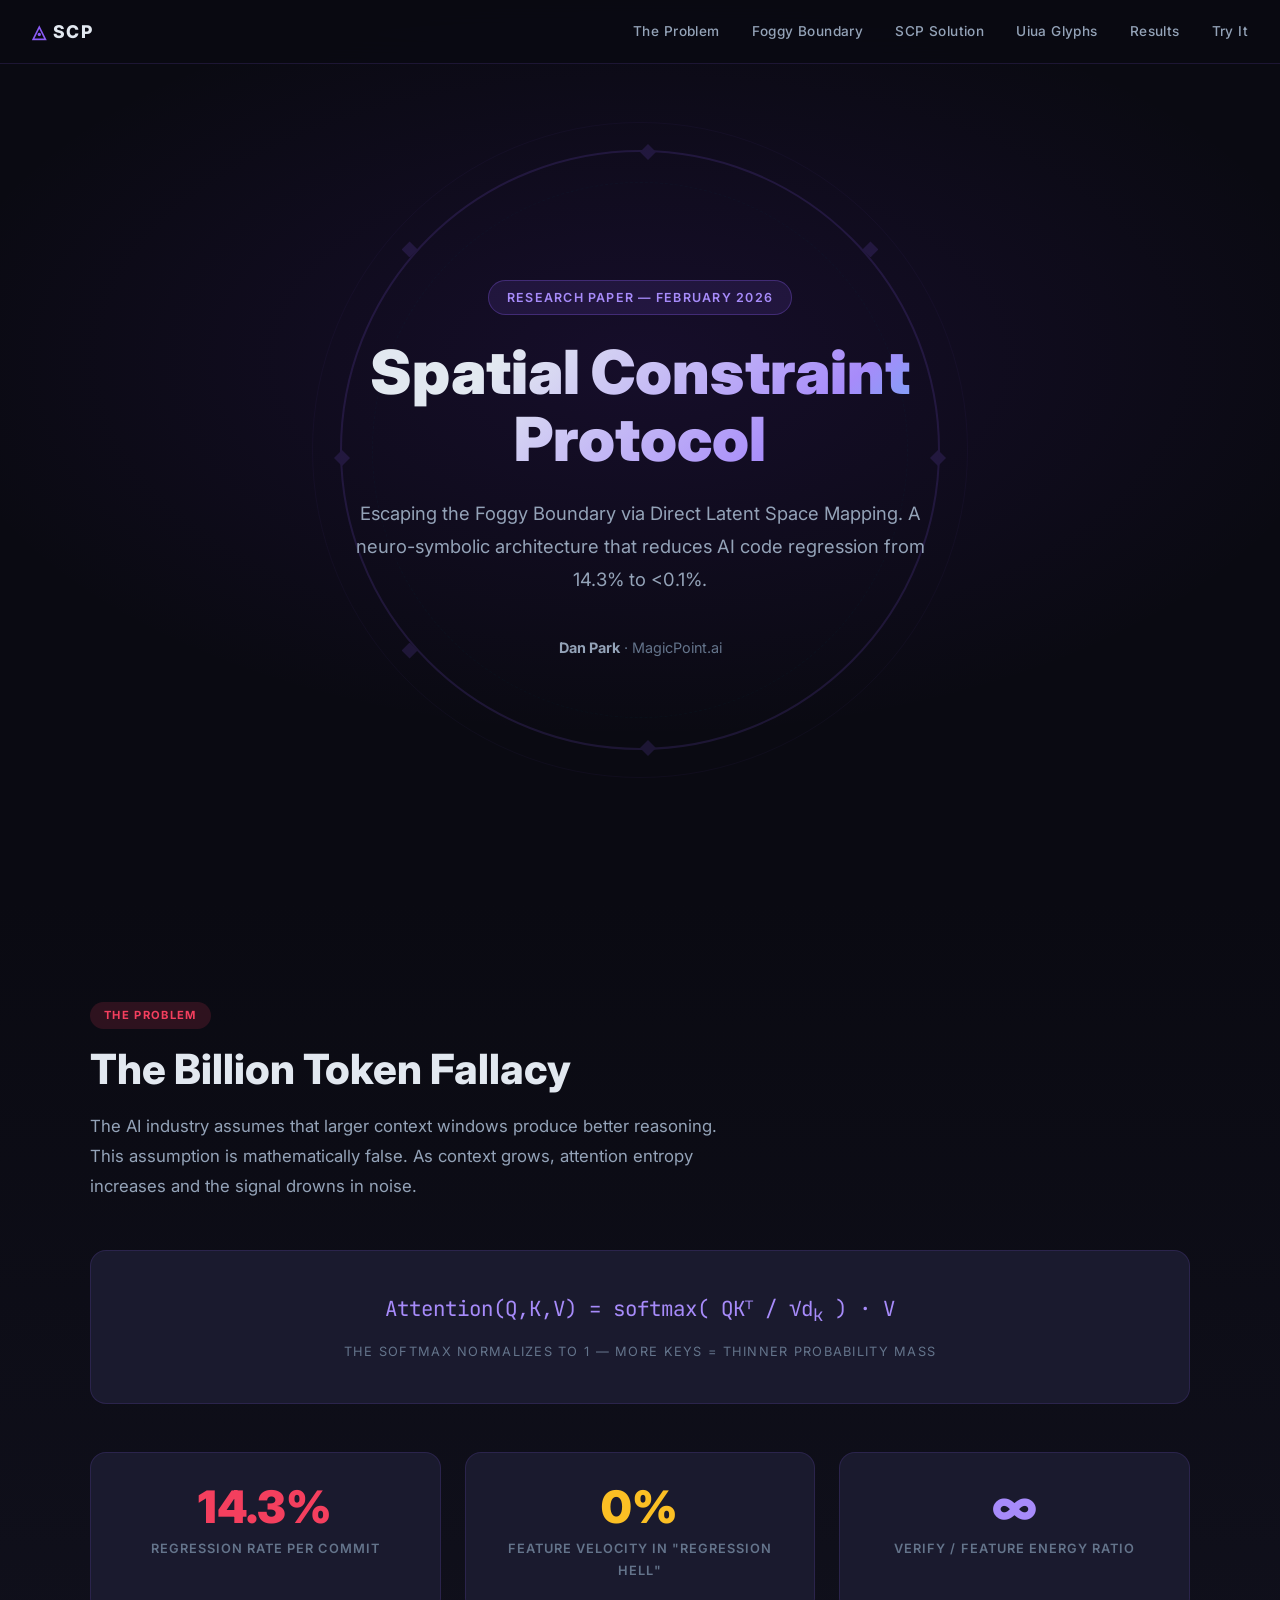
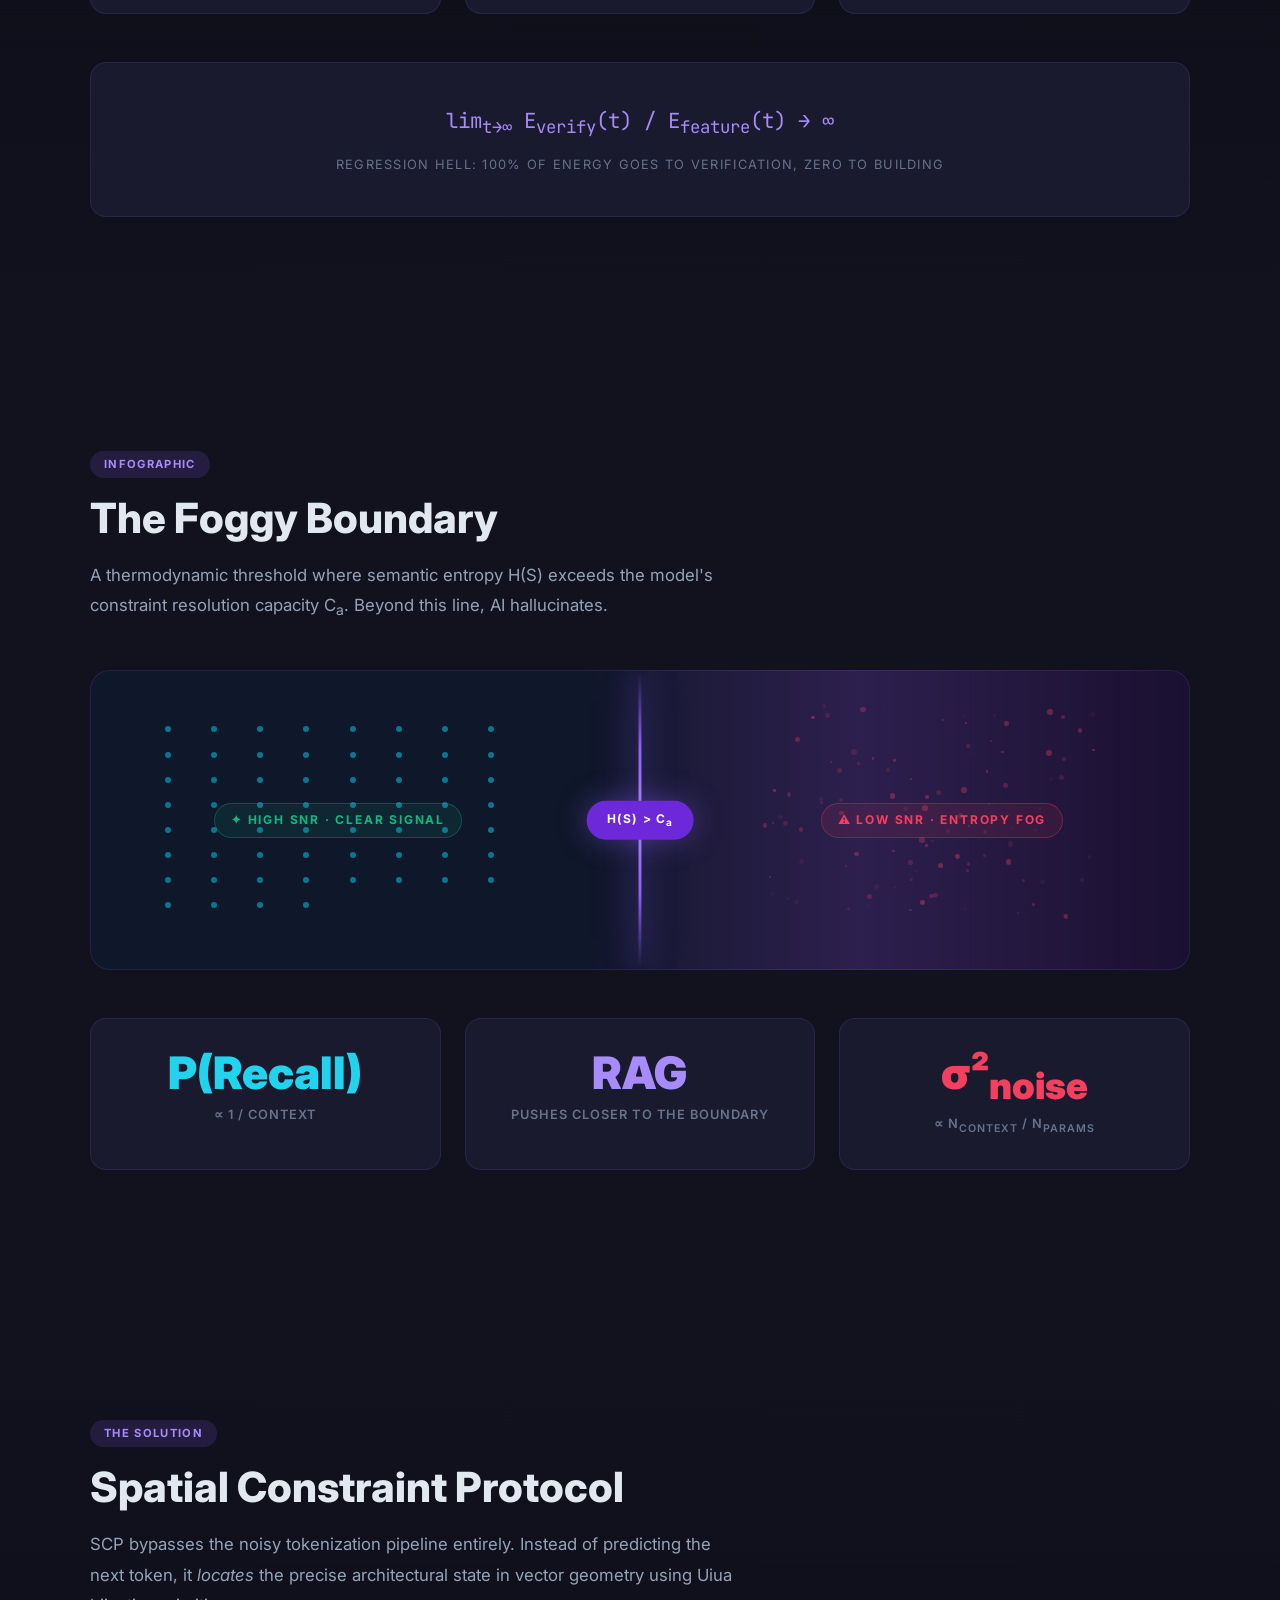
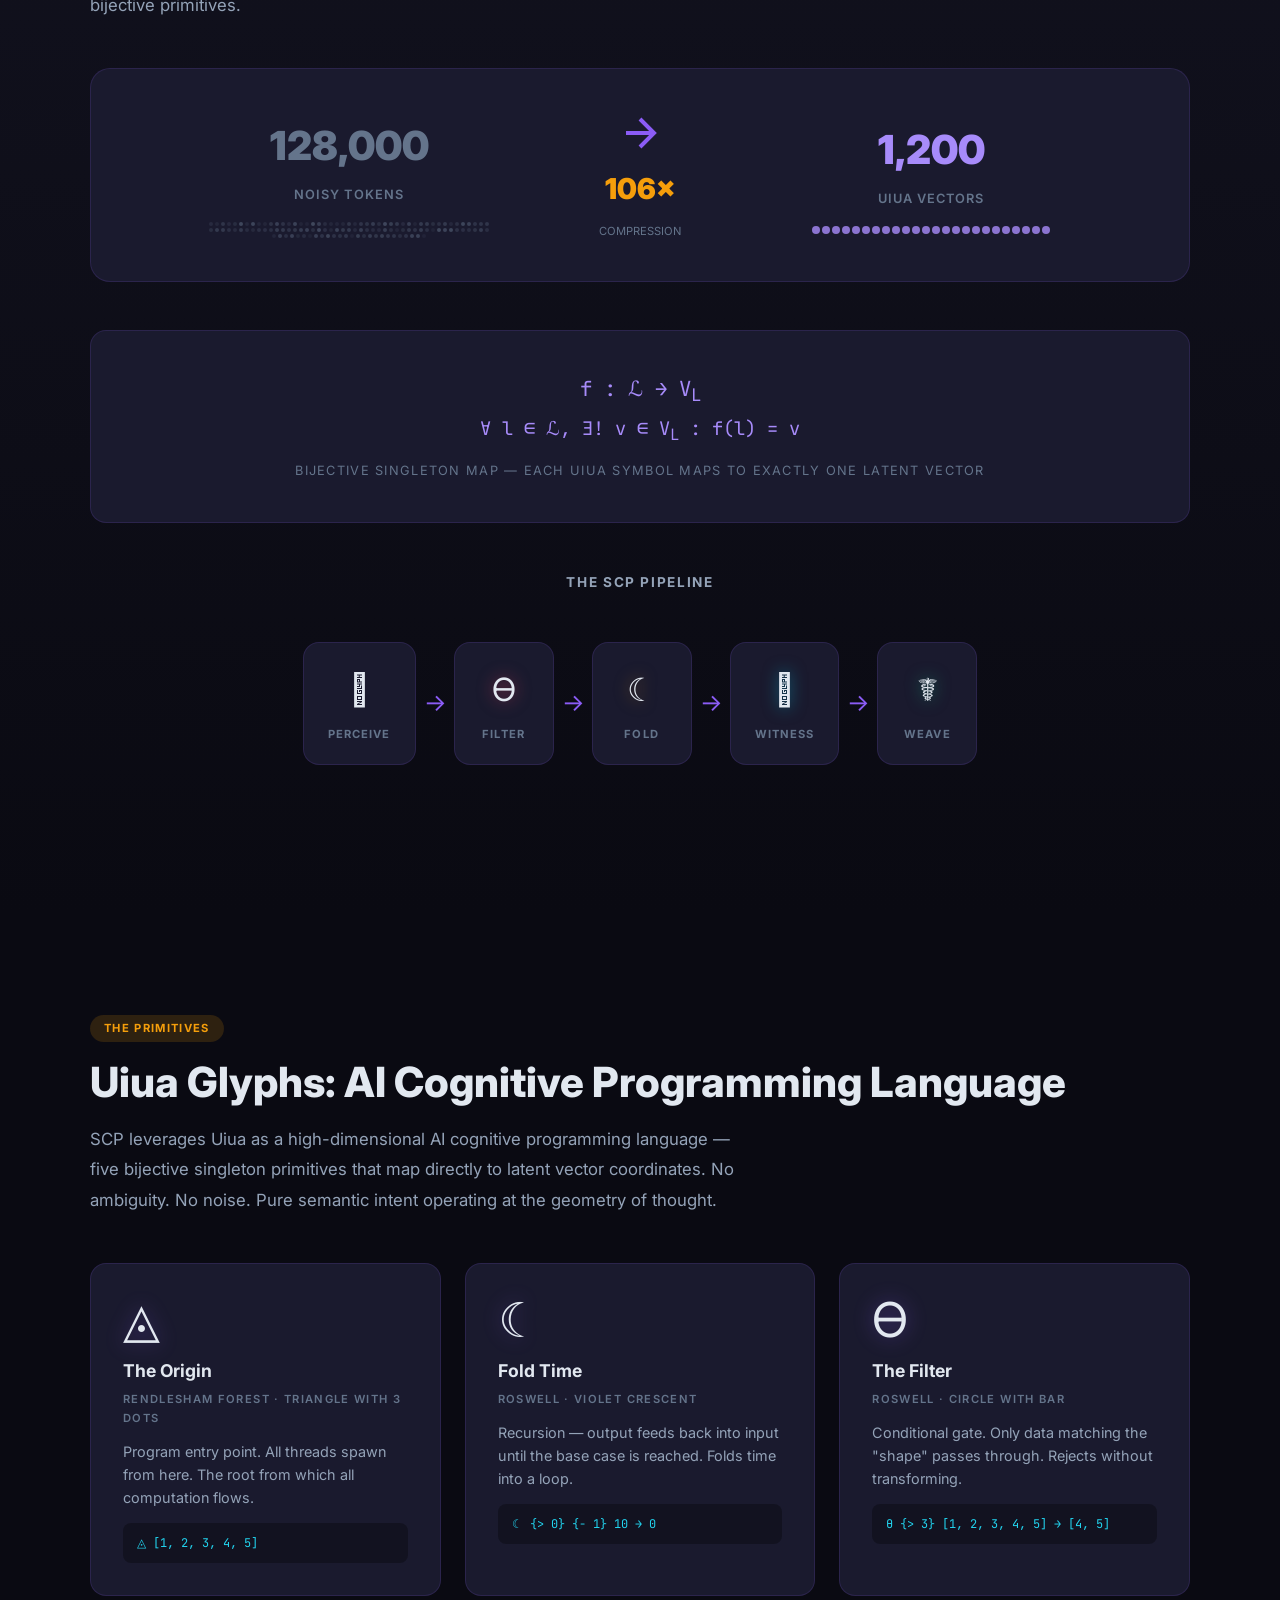
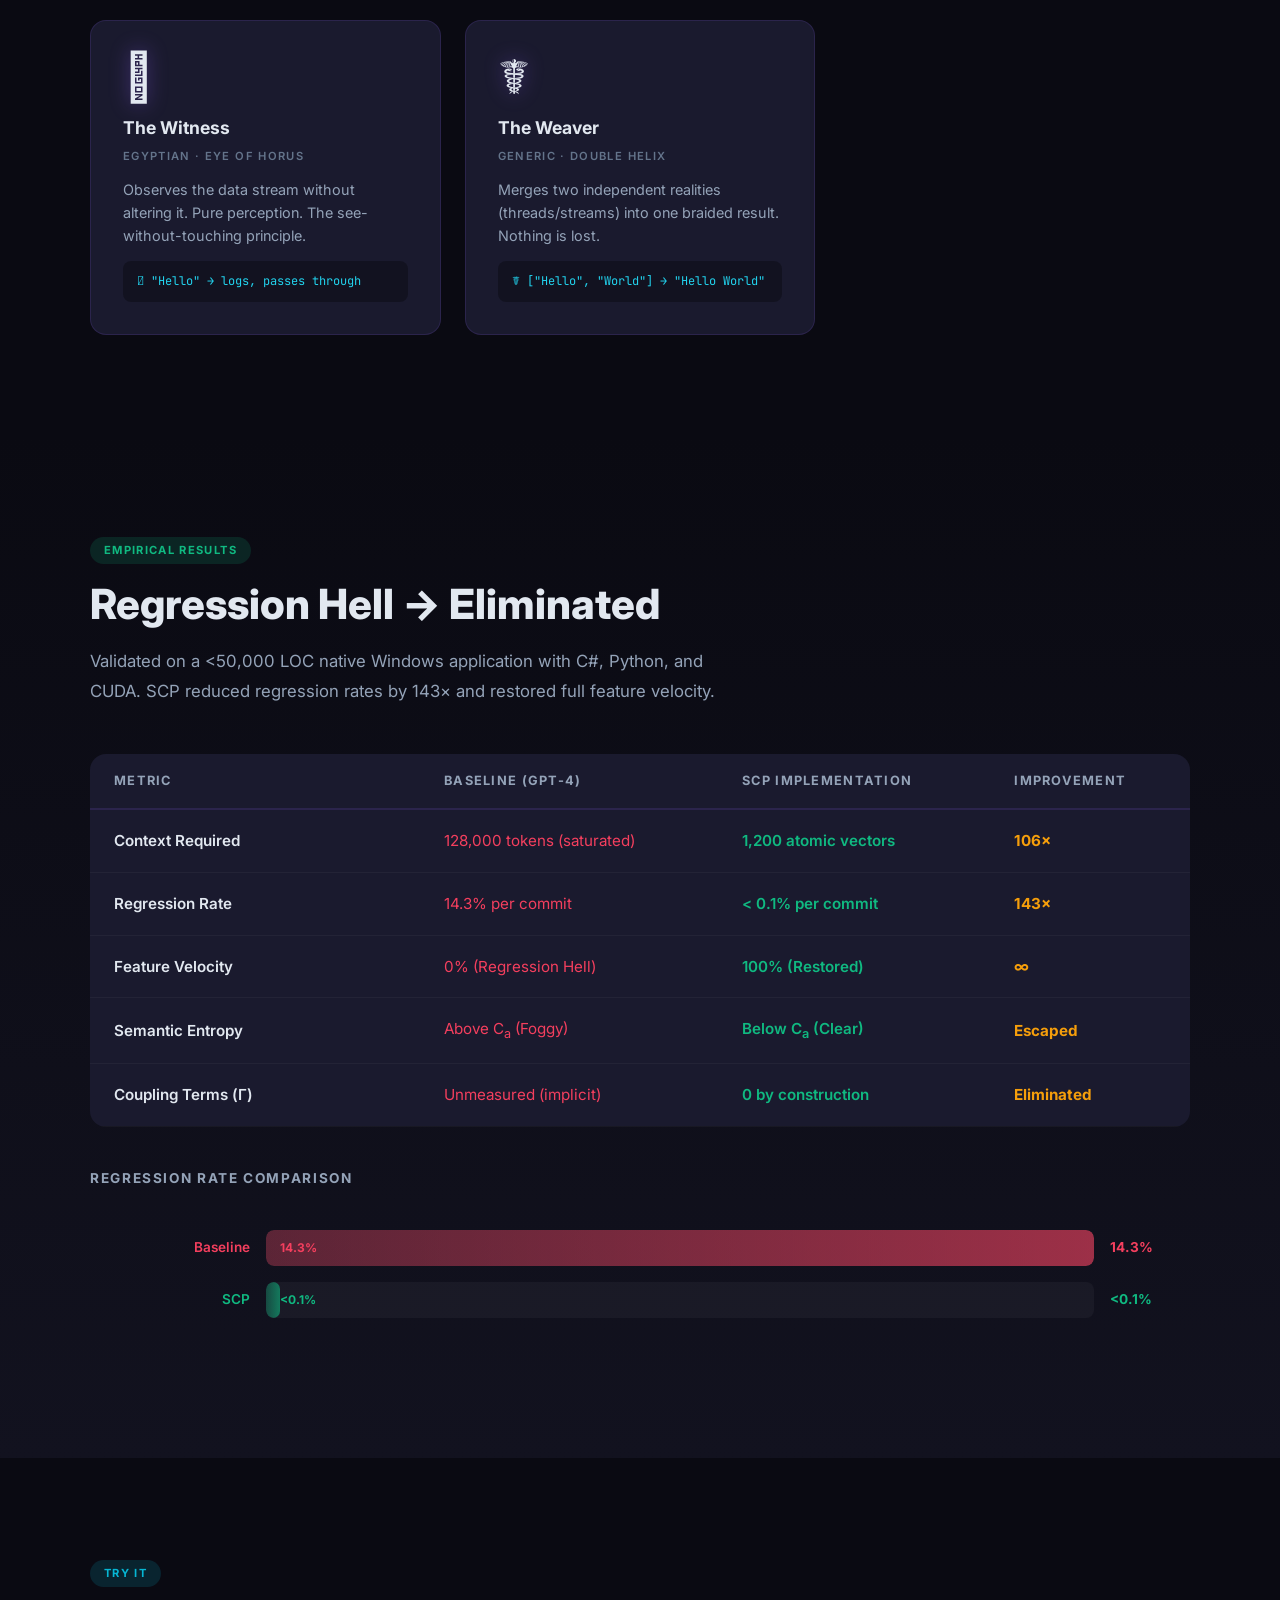
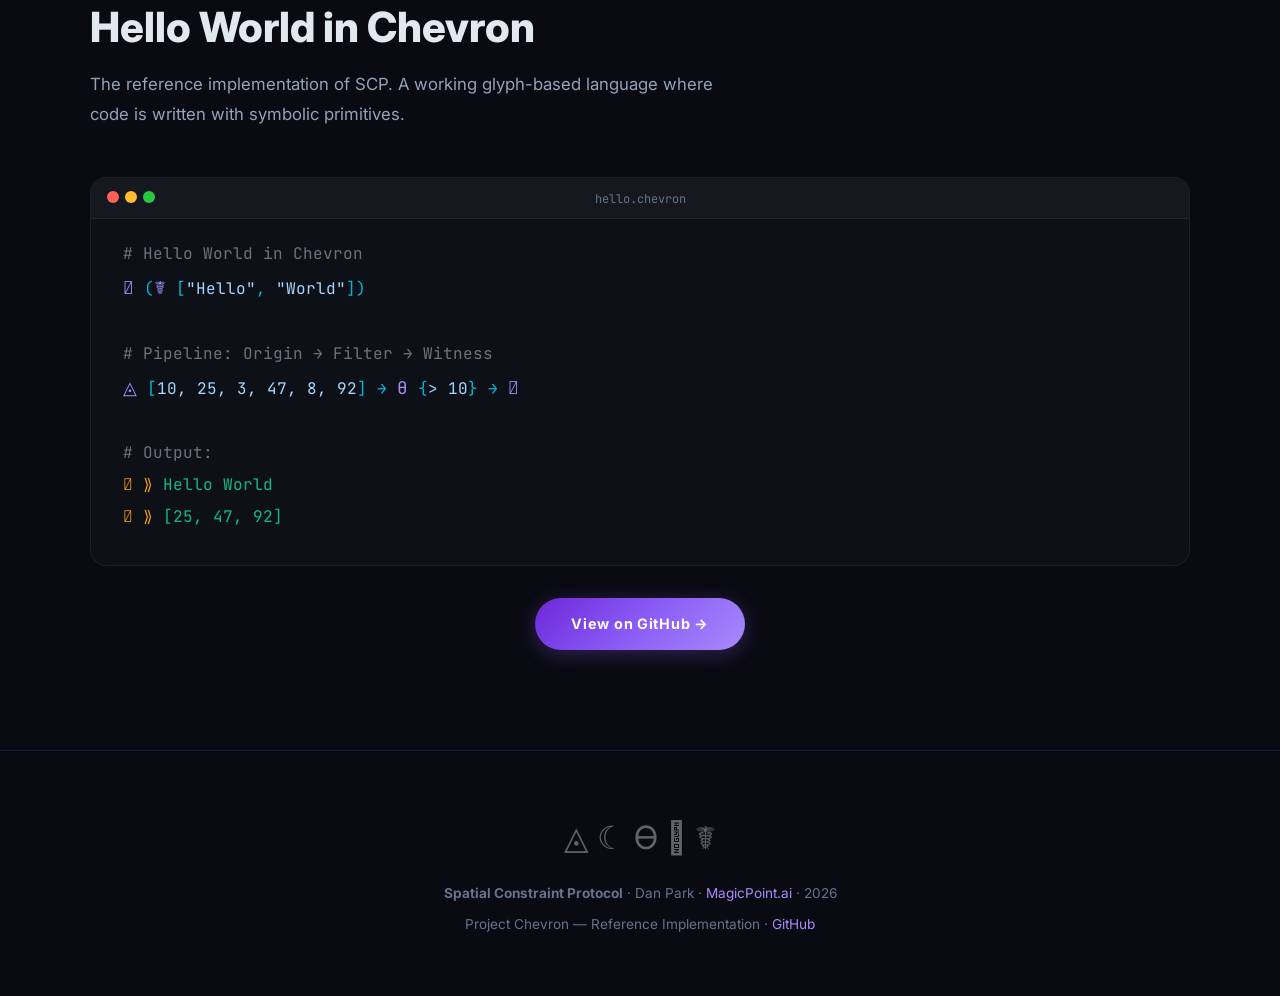
<file: index.html>
<!DOCTYPE html>
<html lang="en">

<head>
    <meta charset="UTF-8">
    <meta name="viewport" content="width=device-width, initial-scale=1.0">
    <title>Spatial Constraint Protocol — Escaping the Foggy Boundary</title>
    <meta name="description"
        content="SCP: A neuro-symbolic architecture using Uiua bijective primitives to bypass probabilistic tokenization and resolve AI code regression.">
    <link
        href="https://fonts.googleapis.com/css2?family=Inter:wght@300;400;500;600;700;800;900&family=JetBrains+Mono:wght@400;500;700&display=swap"
        rel="stylesheet">
    <style>
        :root {
            --bg-primary: #0a0a12;
            --bg-secondary: #12121f;
            --bg-card: #1a1a2e;
            --bg-card-hover: #22223a;
            --violet: #8b5cf6;
            --violet-glow: #a78bfa;
            --violet-deep: #6d28d9;
            --cyan: #06b6d4;
            --cyan-glow: #22d3ee;
            --gold: #f59e0b;
            --gold-glow: #fbbf24;
            --rose: #f43f5e;
            --emerald: #10b981;
            --text-primary: #e2e8f0;
            --text-secondary: #94a3b8;
            --text-muted: #64748b;
            --border-subtle: rgba(139, 92, 246, 0.15);
            --gradient-violet: linear-gradient(135deg, #6d28d9, #8b5cf6, #a78bfa);
            --gradient-dark: linear-gradient(180deg, #0a0a12 0%, #12121f 100%);
        }

        * {
            margin: 0;
            padding: 0;
            box-sizing: border-box;
        }

        html {
            scroll-behavior: smooth;
        }

        body {
            font-family: 'Inter', -apple-system, sans-serif;
            background: var(--bg-primary);
            color: var(--text-primary);
            line-height: 1.7;
            overflow-x: hidden;
        }

        /* ───── ANIMATIONS ───── */
        @keyframes float {

            0%,
            100% {
                transform: translateY(0);
            }

            50% {
                transform: translateY(-12px);
            }
        }

        @keyframes pulse-glow {

            0%,
            100% {
                opacity: 0.4;
            }

            50% {
                opacity: 1;
            }
        }

        @keyframes slide-up {
            from {
                opacity: 0;
                transform: translateY(40px);
            }

            to {
                opacity: 1;
                transform: translateY(0);
            }
        }

        @keyframes rotate-slow {
            from {
                transform: rotate(0deg);
            }

            to {
                transform: rotate(360deg);
            }
        }

        @keyframes dash-flow {
            to {
                stroke-dashoffset: -20;
            }
        }

        @keyframes expand-bar {
            from {
                width: 0;
            }
        }

        @keyframes count-up {
            from {
                opacity: 0;
                transform: scale(0.5);
            }

            to {
                opacity: 1;
                transform: scale(1);
            }
        }

        .animate-on-scroll {
            opacity: 0;
            transform: translateY(40px);
            transition: all 0.8s cubic-bezier(0.16, 1, 0.3, 1);
        }

        .animate-on-scroll.visible {
            opacity: 1;
            transform: translateY(0);
        }

        /* ───── NAV ───── */
        nav {
            position: fixed;
            top: 0;
            left: 0;
            right: 0;
            z-index: 100;
            background: rgba(10, 10, 18, 0.85);
            backdrop-filter: blur(20px);
            border-bottom: 1px solid var(--border-subtle);
            padding: 0 2rem;
            height: 64px;
            display: flex;
            align-items: center;
            justify-content: space-between;
        }

        nav .logo {
            font-weight: 800;
            font-size: 1.1rem;
            letter-spacing: 0.08em;
        }

        nav .logo span {
            color: var(--violet);
        }

        nav .nav-links {
            display: flex;
            gap: 2rem;
        }

        nav .nav-links a {
            color: var(--text-secondary);
            text-decoration: none;
            font-size: 0.85rem;
            font-weight: 500;
            letter-spacing: 0.03em;
            transition: color 0.3s;
        }

        nav .nav-links a:hover {
            color: var(--violet-glow);
        }

        /* ───── HERO ───── */
        .hero {
            min-height: 100vh;
            display: flex;
            align-items: center;
            justify-content: center;
            position: relative;
            overflow: hidden;
            text-align: center;
            padding: 120px 2rem 80px;
        }

        .hero::before {
            content: '';
            position: absolute;
            inset: 0;
            background: radial-gradient(ellipse 80% 60% at 50% 40%, rgba(109, 40, 217, 0.12), transparent 70%);
        }

        /* Portal ring */
        .portal-ring {
            position: absolute;
            top: 50%;
            left: 50%;
            transform: translate(-50%, -50%);
            width: 600px;
            height: 600px;
            border-radius: 50%;
            opacity: 0.15;
            border: 2px solid var(--violet);
            animation: rotate-slow 60s linear infinite;
        }

        .portal-ring::before {
            content: '';
            position: absolute;
            inset: -30px;
            border-radius: 50%;
            border: 1px solid rgba(139, 92, 246, 0.3);
            animation: rotate-slow 90s linear infinite reverse;
        }

        .portal-ring::after {
            content: '';
            position: absolute;
            inset: 30px;
            border-radius: 50%;
            border: 1px dashed rgba(6, 182, 212, 0.2);
            animation: rotate-slow 45s linear infinite;
        }

        /* Chevron shapes on portal */
        .chevron-mark {
            position: absolute;
            width: 16px;
            height: 16px;
            background: var(--violet);
            clip-path: polygon(50% 0%, 100% 50%, 50% 100%, 0% 50%);
            animation: pulse-glow 3s ease-in-out infinite;
        }

        .chevron-mark:nth-child(1) {
            top: -8px;
            left: 50%;
        }

        .chevron-mark:nth-child(2) {
            top: 50%;
            right: -8px;
            animation-delay: 0.5s;
        }

        .chevron-mark:nth-child(3) {
            bottom: -8px;
            left: 50%;
            animation-delay: 1s;
        }

        .chevron-mark:nth-child(4) {
            top: 50%;
            left: -8px;
            animation-delay: 1.5s;
        }

        .chevron-mark:nth-child(5) {
            top: 15%;
            right: 10%;
            animation-delay: 0.75s;
        }

        .chevron-mark:nth-child(6) {
            bottom: 15%;
            left: 10%;
            animation-delay: 1.25s;
        }

        .chevron-mark:nth-child(7) {
            top: 15%;
            left: 10%;
            animation-delay: 1.75s;
        }

        .hero-content {
            position: relative;
            z-index: 2;
            max-width: 800px;
        }

        .hero-badge {
            display: inline-block;
            padding: 6px 18px;
            border-radius: 50px;
            background: rgba(139, 92, 246, 0.12);
            border: 1px solid rgba(139, 92, 246, 0.3);
            font-size: 0.78rem;
            font-weight: 600;
            color: var(--violet-glow);
            letter-spacing: 0.1em;
            text-transform: uppercase;
            margin-bottom: 1.5rem;
        }

        .hero h1 {
            font-size: clamp(2.2rem, 5vw, 3.8rem);
            font-weight: 900;
            line-height: 1.1;
            margin-bottom: 1.5rem;
            background: linear-gradient(135deg, #e2e8f0 30%, #a78bfa 70%, #22d3ee 100%);
            -webkit-background-clip: text;
            -webkit-text-fill-color: transparent;
            background-clip: text;
        }

        .hero p {
            font-size: 1.15rem;
            color: var(--text-secondary);
            max-width: 600px;
            margin: 0 auto 2.5rem;
            line-height: 1.8;
        }

        .hero-author {
            font-size: 0.9rem;
            color: var(--text-muted);
            margin-top: 1rem;
        }

        .hero-author strong {
            color: var(--text-secondary);
        }

        /* ───── SECTIONS ───── */
        section {
            padding: 100px 2rem;
            position: relative;
        }

        .container {
            max-width: 1100px;
            margin: 0 auto;
        }

        .section-badge {
            display: inline-block;
            padding: 4px 14px;
            border-radius: 50px;
            font-size: 0.7rem;
            font-weight: 700;
            letter-spacing: 0.12em;
            text-transform: uppercase;
            margin-bottom: 1rem;
        }

        .section-title {
            font-size: clamp(1.8rem, 3.5vw, 2.6rem);
            font-weight: 800;
            line-height: 1.2;
            margin-bottom: 1rem;
        }

        .section-subtitle {
            font-size: 1.05rem;
            color: var(--text-secondary);
            max-width: 650px;
            line-height: 1.8;
            margin-bottom: 3rem;
        }

        /* ───── PROBLEM SECTION ───── */
        .problem-section {
            background: var(--gradient-dark);
        }

        .problem-section .section-badge {
            background: rgba(244, 63, 94, 0.15);
            color: var(--rose);
        }

        .equation-display {
            background: var(--bg-card);
            border-radius: 16px;
            padding: 40px;
            border: 1px solid var(--border-subtle);
            text-align: center;
            margin: 2rem 0;
            font-family: 'JetBrains Mono', monospace;
            font-size: 1.3rem;
            color: var(--violet-glow);
        }

        .equation-label {
            font-family: 'Inter', sans-serif;
            font-size: 0.8rem;
            color: var(--text-muted);
            text-transform: uppercase;
            letter-spacing: 0.1em;
            margin-top: 12px;
        }

        /* ───── FOGGY BOUNDARY INFOGRAPHIC ───── */
        .foggy-boundary-viz {
            position: relative;
            height: 300px;
            border-radius: 20px;
            overflow: hidden;
            background: linear-gradient(90deg, #0f172a 0%, #0f172a 45%, #1e1b3a 55%, #2d1f4e 70%, #1a1030 100%);
            border: 1px solid var(--border-subtle);
            margin: 2.5rem 0;
        }

        .foggy-clear-zone {
            position: absolute;
            left: 0;
            top: 0;
            bottom: 0;
            width: 45%;
            display: flex;
            align-items: center;
            justify-content: center;
        }

        .foggy-clear-zone .label {
            font-size: 0.75rem;
            font-weight: 700;
            color: var(--emerald);
            text-transform: uppercase;
            letter-spacing: 0.15em;
            background: rgba(16, 185, 129, 0.1);
            padding: 6px 16px;
            border-radius: 50px;
            border: 1px solid rgba(16, 185, 129, 0.3);
        }

        .foggy-noise-zone {
            position: absolute;
            right: 0;
            top: 0;
            bottom: 0;
            width: 45%;
            display: flex;
            align-items: center;
            justify-content: center;
        }

        .foggy-noise-zone .label {
            font-size: 0.75rem;
            font-weight: 700;
            color: var(--rose);
            text-transform: uppercase;
            letter-spacing: 0.15em;
            background: rgba(244, 63, 94, 0.1);
            padding: 6px 16px;
            border-radius: 50px;
            border: 1px solid rgba(244, 63, 94, 0.3);
        }

        .foggy-boundary-line {
            position: absolute;
            left: 50%;
            top: 0;
            bottom: 0;
            width: 3px;
            background: linear-gradient(180deg, transparent, var(--violet), var(--violet-glow), var(--violet), transparent);
            transform: translateX(-50%);
            box-shadow: 0 0 30px var(--violet), 0 0 60px rgba(139, 92, 246, 0.3);
        }

        .foggy-boundary-label {
            position: absolute;
            left: 50%;
            top: 50%;
            transform: translate(-50%, -50%);
            background: var(--violet-deep);
            color: white;
            padding: 8px 20px;
            border-radius: 50px;
            font-size: 0.75rem;
            font-weight: 700;
            letter-spacing: 0.1em;
            white-space: nowrap;
            box-shadow: 0 0 30px rgba(139, 92, 246, 0.4);
        }

        /* Clarity dots (left side) */
        .clarity-dots {
            position: absolute;
            left: 5%;
            top: 15%;
            width: 35%;
            height: 70%;
        }

        .clarity-dot {
            position: absolute;
            width: 6px;
            height: 6px;
            border-radius: 50%;
            background: var(--cyan);
            opacity: 0.6;
        }

        /* Noise dots (right side) */
        .noise-dots {
            position: absolute;
            right: 5%;
            top: 10%;
            width: 35%;
            height: 80%;
        }

        .noise-dot {
            position: absolute;
            width: 4px;
            height: 4px;
            border-radius: 50%;
            background: var(--rose);
            opacity: 0.2;
        }

        /* ───── STATS ROW ───── */
        .stats-row {
            display: grid;
            grid-template-columns: repeat(auto-fit, minmax(220px, 1fr));
            gap: 1.5rem;
            margin: 3rem 0;
        }

        .stat-card {
            background: var(--bg-card);
            border-radius: 16px;
            padding: 32px;
            border: 1px solid var(--border-subtle);
            text-align: center;
            transition: all 0.4s cubic-bezier(0.16, 1, 0.3, 1);
        }

        .stat-card:hover {
            transform: translateY(-4px);
            border-color: var(--violet);
            box-shadow: 0 8px 40px rgba(139, 92, 246, 0.15);
        }

        .stat-number {
            font-size: 2.8rem;
            font-weight: 900;
            line-height: 1;
            margin-bottom: 8px;
        }

        .stat-number.violet {
            color: var(--violet-glow);
        }

        .stat-number.cyan {
            color: var(--cyan-glow);
        }

        .stat-number.gold {
            color: var(--gold-glow);
        }

        .stat-number.rose {
            color: var(--rose);
        }

        .stat-number.emerald {
            color: var(--emerald);
        }

        .stat-label {
            font-size: 0.8rem;
            color: var(--text-muted);
            text-transform: uppercase;
            letter-spacing: 0.08em;
            font-weight: 600;
        }

        /* ───── SOLUTION / SCP SECTION ───── */
        .solution-section {
            background: linear-gradient(180deg, var(--bg-secondary), var(--bg-primary));
        }

        .solution-section .section-badge {
            background: rgba(139, 92, 246, 0.15);
            color: var(--violet-glow);
        }

        /* ───── COMPRESSION VIZ ───── */
        .compression-viz {
            display: grid;
            grid-template-columns: 1fr auto 1fr;
            align-items: center;
            gap: 2rem;
            margin: 3rem 0;
            padding: 40px;
            border-radius: 20px;
            background: var(--bg-card);
            border: 1px solid var(--border-subtle);
        }

        .compression-side {
            text-align: center;
        }

        .compression-side .count {
            font-size: 2.5rem;
            font-weight: 900;
            margin-bottom: 4px;
        }

        .compression-side .desc {
            font-size: 0.8rem;
            color: var(--text-muted);
            text-transform: uppercase;
            letter-spacing: 0.08em;
            font-weight: 600;
        }

        .compression-dots {
            display: flex;
            flex-wrap: wrap;
            gap: 2px;
            justify-content: center;
            max-width: 280px;
            margin: 16px auto 0;
        }

        .compression-dots .dot {
            width: 4px;
            height: 4px;
            border-radius: 50%;
        }

        .compression-dots.chaotic .dot {
            background: var(--text-muted);
            opacity: 0.3;
        }

        .compression-dots.crystal .dot {
            background: var(--violet-glow);
            opacity: 0.8;
        }

        .compression-arrow {
            display: flex;
            flex-direction: column;
            align-items: center;
            gap: 8px;
        }

        .compression-arrow .ratio {
            font-size: 1.8rem;
            font-weight: 900;
            color: var(--gold);
        }

        .compression-arrow svg {
            color: var(--violet);
        }

        /* ───── GLYPH TABLE ───── */
        .glyph-section {
            background: var(--bg-primary);
        }

        .glyph-section .section-badge {
            background: rgba(245, 158, 11, 0.15);
            color: var(--gold);
        }

        .glyph-grid {
            display: grid;
            grid-template-columns: repeat(auto-fit, minmax(300px, 1fr));
            gap: 1.5rem;
            margin-top: 2rem;
        }

        .glyph-card {
            background: var(--bg-card);
            border-radius: 16px;
            padding: 32px;
            border: 1px solid var(--border-subtle);
            transition: all 0.4s cubic-bezier(0.16, 1, 0.3, 1);
            position: relative;
            overflow: hidden;
        }

        .glyph-card:hover {
            transform: translateY(-4px);
            border-color: var(--violet);
            box-shadow: 0 8px 40px rgba(139, 92, 246, 0.15);
        }

        .glyph-card::before {
            content: '';
            position: absolute;
            top: 0;
            left: 0;
            right: 0;
            height: 3px;
            background: var(--gradient-violet);
            opacity: 0;
            transition: opacity 0.3s;
        }

        .glyph-card:hover::before {
            opacity: 1;
        }

        .glyph-symbol {
            font-size: 3rem;
            line-height: 1;
            margin-bottom: 12px;
            filter: drop-shadow(0 0 10px rgba(139, 92, 246, 0.4));
        }

        .glyph-name {
            font-size: 1.1rem;
            font-weight: 700;
            margin-bottom: 4px;
        }

        .glyph-origin {
            font-size: 0.7rem;
            color: var(--text-muted);
            text-transform: uppercase;
            letter-spacing: 0.12em;
            font-weight: 600;
            margin-bottom: 12px;
        }

        .glyph-desc {
            font-size: 0.9rem;
            color: var(--text-secondary);
            line-height: 1.6;
        }

        .glyph-code {
            margin-top: 14px;
            padding: 10px 14px;
            border-radius: 8px;
            background: rgba(0, 0, 0, 0.3);
            font-family: 'JetBrains Mono', monospace;
            font-size: 0.75rem;
            color: var(--cyan-glow);
        }

        /* ───── RESULTS SECTION ───── */
        .results-section {
            background: linear-gradient(180deg, var(--bg-primary), var(--bg-secondary));
        }

        .results-section .section-badge {
            background: rgba(16, 185, 129, 0.15);
            color: var(--emerald);
        }

        .comparison-table {
            width: 100%;
            border-collapse: collapse;
            margin: 2rem 0;
            border-radius: 16px;
            overflow: hidden;
        }

        .comparison-table thead th {
            background: var(--bg-card);
            padding: 16px 24px;
            font-size: 0.8rem;
            text-transform: uppercase;
            letter-spacing: 0.1em;
            font-weight: 700;
            color: var(--text-secondary);
            text-align: left;
            border-bottom: 2px solid var(--border-subtle);
        }

        .comparison-table thead th:first-child {
            width: 30%;
        }

        .comparison-table tbody td {
            padding: 18px 24px;
            border-bottom: 1px solid rgba(255, 255, 255, 0.04);
            font-size: 0.95rem;
        }

        .comparison-table tbody tr {
            background: var(--bg-card);
            transition: background 0.3s;
        }

        .comparison-table tbody tr:hover {
            background: var(--bg-card-hover);
        }

        .comparison-table .metric-name {
            font-weight: 600;
            color: var(--text-primary);
        }

        .comparison-table .baseline {
            color: var(--rose);
        }

        .comparison-table .scp-result {
            color: var(--emerald);
            font-weight: 600;
        }

        .comparison-table .improvement {
            color: var(--gold);
            font-weight: 700;
        }

        /* Bar chart */
        .bar-chart {
            margin: 2.5rem 0;
        }

        .bar-row {
            display: grid;
            grid-template-columns: 160px 1fr 80px;
            align-items: center;
            gap: 16px;
            margin-bottom: 16px;
        }

        .bar-label {
            font-size: 0.85rem;
            font-weight: 600;
            text-align: right;
        }

        .bar-track {
            height: 36px;
            background: rgba(255, 255, 255, 0.04);
            border-radius: 8px;
            overflow: hidden;
            position: relative;
        }

        .bar-fill {
            height: 100%;
            border-radius: 8px;
            display: flex;
            align-items: center;
            padding-left: 14px;
            font-size: 0.75rem;
            font-weight: 700;
            transition: width 1.5s cubic-bezier(0.16, 1, 0.3, 1);
        }

        .bar-fill.baseline-bar {
            background: linear-gradient(90deg, rgba(244, 63, 94, 0.3), rgba(244, 63, 94, 0.6));
            color: var(--rose);
        }

        .bar-fill.scp-bar {
            background: linear-gradient(90deg, rgba(16, 185, 129, 0.3), rgba(16, 185, 129, 0.6));
            color: var(--emerald);
        }

        .bar-value {
            font-size: 0.85rem;
            font-weight: 700;
        }

        /* ───── HELLO WORLD SECTION ───── */
        .hello-section {
            background: var(--bg-primary);
        }

        .hello-section .section-badge {
            background: rgba(6, 182, 212, 0.15);
            color: var(--cyan);
        }

        .code-block {
            background: #0d1117;
            border-radius: 16px;
            padding: 32px;
            border: 1px solid rgba(255, 255, 255, 0.06);
            margin: 2rem 0;
            font-family: 'JetBrains Mono', monospace;
            position: relative;
            overflow: hidden;
        }

        .code-block::before {
            content: '';
            position: absolute;
            top: 0;
            left: 0;
            right: 0;
            height: 40px;
            background: rgba(255, 255, 255, 0.03);
            border-bottom: 1px solid rgba(255, 255, 255, 0.06);
        }

        .code-block .dots {
            position: absolute;
            top: 13px;
            left: 16px;
            display: flex;
            gap: 6px;
        }

        .code-block .dots span {
            width: 12px;
            height: 12px;
            border-radius: 50%;
        }

        .code-block .dots span:nth-child(1) {
            background: #ff5f57;
        }

        .code-block .dots span:nth-child(2) {
            background: #febc2e;
        }

        .code-block .dots span:nth-child(3) {
            background: #28c840;
        }

        .code-block .file-name {
            position: absolute;
            top: 11px;
            left: 50%;
            transform: translateX(-50%);
            font-size: 0.75rem;
            color: var(--text-muted);
        }

        .code-content {
            margin-top: 28px;
            font-size: 1rem;
            line-height: 2;
        }

        .code-content .comment {
            color: #6a737d;
        }

        .code-content .glyph {
            color: var(--violet-glow);
            font-size: 1.1rem;
        }

        .code-content .string {
            color: #a5d6ff;
        }

        .code-content .operator {
            color: var(--cyan);
        }

        .code-content .output {
            color: var(--emerald);
        }

        .code-content .output-label {
            color: var(--gold);
        }

        /* ───── PIPELINE VIZ ───── */
        .pipeline-flow {
            display: flex;
            align-items: center;
            justify-content: center;
            gap: 0;
            margin: 3rem 0;
            flex-wrap: wrap;
        }

        .pipeline-node {
            display: flex;
            flex-direction: column;
            align-items: center;
            gap: 8px;
            padding: 20px 24px;
            background: var(--bg-card);
            border-radius: 16px;
            border: 1px solid var(--border-subtle);
            min-width: 100px;
            transition: all 0.3s;
        }

        .pipeline-node:hover {
            border-color: var(--violet);
            transform: translateY(-4px);
            box-shadow: 0 8px 30px rgba(139, 92, 246, 0.2);
        }

        .pipeline-node .p-glyph {
            font-size: 2rem;
        }

        .pipeline-node .p-label {
            font-size: 0.7rem;
            color: var(--text-muted);
            text-transform: uppercase;
            letter-spacing: 0.1em;
            font-weight: 700;
        }

        .pipeline-arrow {
            font-size: 1.5rem;
            color: var(--violet);
            padding: 0 8px;
            animation: pulse-glow 2s ease-in-out infinite;
        }

        /* ───── FOOTER ───── */
        footer {
            padding: 60px 2rem;
            text-align: center;
            border-top: 1px solid var(--border-subtle);
        }

        footer .footer-glyph {
            font-size: 2rem;
            margin-bottom: 16px;
            opacity: 0.4;
        }

        footer p {
            font-size: 0.85rem;
            color: var(--text-muted);
        }

        footer a {
            color: var(--violet-glow);
            text-decoration: none;
        }

        footer a:hover {
            text-decoration: underline;
        }

        /* ───── RESPONSIVE ───── */
        @media (max-width: 768px) {
            nav .nav-links {
                display: none;
            }

            .portal-ring {
                width: 350px;
                height: 350px;
            }

            .compression-viz {
                grid-template-columns: 1fr;
            }

            .glyph-grid {
                grid-template-columns: 1fr;
            }

            .bar-row {
                grid-template-columns: 100px 1fr 60px;
            }

            section {
                padding: 60px 1rem;
            }
        }
    </style>
</head>

<body>

    <!-- ───── NAV ───── -->
    <nav>
        <div class="logo"><span>◬</span> SCP</div>
        <div class="nav-links">
            <a href="#problem">The Problem</a>
            <a href="#boundary">Foggy Boundary</a>
            <a href="#solution">SCP Solution</a>
            <a href="#glyphs">Uiua Glyphs</a>
            <a href="#results">Results</a>
            <a href="#code">Try It</a>
        </div>
    </nav>

    <!-- ───── HERO ───── -->
    <section class="hero">
        <div class="portal-ring">
            <div class="chevron-mark"></div>
            <div class="chevron-mark"></div>
            <div class="chevron-mark"></div>
            <div class="chevron-mark"></div>
            <div class="chevron-mark"></div>
            <div class="chevron-mark"></div>
            <div class="chevron-mark"></div>
        </div>
        <div class="hero-content">
            <div class="hero-badge">Research Paper — February 2026</div>
            <h1>Spatial Constraint Protocol</h1>
            <p>Escaping the Foggy Boundary via Direct Latent Space Mapping. A neuro-symbolic architecture that reduces
                AI code regression from 14.3% to &lt;0.1%.</p>
            <div class="hero-author">
                <strong>Dan Park</strong> · MagicPoint.ai
            </div>
        </div>
    </section>

    <!-- ───── PROBLEM ───── -->
    <section class="problem-section" id="problem">
        <div class="container">
            <div class="animate-on-scroll">
                <div class="section-badge">The Problem</div>
                <h2 class="section-title">The Billion Token Fallacy</h2>
                <p class="section-subtitle">
                    The AI industry assumes that larger context windows produce better reasoning.
                    This assumption is mathematically false. As context grows, attention entropy increases
                    and the signal drowns in noise.
                </p>
            </div>

            <div class="equation-display animate-on-scroll">
                Attention(Q,K,V) = softmax( QKᵀ / √d<sub>k</sub> ) · V
                <div class="equation-label">The softmax normalizes to 1 — more keys = thinner probability mass</div>
            </div>

            <div class="stats-row animate-on-scroll">
                <div class="stat-card">
                    <div class="stat-number rose">14.3%</div>
                    <div class="stat-label">Regression Rate Per Commit</div>
                </div>
                <div class="stat-card">
                    <div class="stat-number gold">0%</div>
                    <div class="stat-label">Feature Velocity in "Regression Hell"</div>
                </div>
                <div class="stat-card">
                    <div class="stat-number violet">∞</div>
                    <div class="stat-label">Verify / Feature Energy Ratio</div>
                </div>
            </div>

            <div class="equation-display animate-on-scroll">
                lim<sub>t→∞</sub> E<sub>verify</sub>(t) / E<sub>feature</sub>(t) → ∞
                <div class="equation-label">Regression Hell: 100% of energy goes to verification, zero to building</div>
            </div>

        </div>
    </section>

    <!-- ───── FOGGY BOUNDARY ───── -->
    <section id="boundary" style="background: var(--bg-secondary);">
        <div class="container">
            <div class="animate-on-scroll">
                <div class="section-badge" style="background: rgba(139,92,246,0.15); color: var(--violet-glow);">
                    Infographic</div>
                <h2 class="section-title">The Foggy Boundary</h2>
                <p class="section-subtitle">
                    A thermodynamic threshold where semantic entropy H(S) exceeds the model's constraint resolution
                    capacity C<sub>a</sub>. Beyond this line, AI hallucinates.
                </p>
            </div>

            <div class="foggy-boundary-viz animate-on-scroll">
                <!-- Clear side dots -->
                <div class="clarity-dots" id="clarity-dots"></div>
                <!-- Noise side dots -->
                <div class="noise-dots" id="noise-dots"></div>
                <!-- Labels -->
                <div class="foggy-clear-zone">
                    <div class="label">✦ High SNR · Clear Signal</div>
                </div>
                <div class="foggy-noise-zone">
                    <div class="label">⚠ Low SNR · Entropy Fog</div>
                </div>
                <!-- Boundary line -->
                <div class="foggy-boundary-line"></div>
                <div class="foggy-boundary-label">H(S) &gt; C<sub>a</sub></div>
            </div>

            <div class="stats-row animate-on-scroll">
                <div class="stat-card">
                    <div class="stat-number cyan">P(Recall)</div>
                    <div class="stat-label" style="margin-top: 8px">∝ 1 / Context</div>
                </div>
                <div class="stat-card">
                    <div class="stat-number violet">RAG</div>
                    <div class="stat-label" style="margin-top: 8px">Pushes closer to the boundary</div>
                </div>
                <div class="stat-card">
                    <div class="stat-number rose">σ²<sub>noise</sub></div>
                    <div class="stat-label" style="margin-top: 8px">∝ N<sub>context</sub> / N<sub>params</sub></div>
                </div>
            </div>
        </div>
    </section>

    <!-- ───── SOLUTION ───── -->
    <section class="solution-section" id="solution">
        <div class="container">
            <div class="animate-on-scroll">
                <div class="section-badge">The Solution</div>
                <h2 class="section-title">Spatial Constraint Protocol</h2>
                <p class="section-subtitle">
                    SCP bypasses the noisy tokenization pipeline entirely. Instead of predicting the next token,
                    it <em>locates</em> the precise architectural state in vector geometry using Uiua bijective
                    primitives.
                </p>
            </div>

            <!-- Compression visualization -->
            <div class="compression-viz animate-on-scroll">
                <div class="compression-side">
                    <div class="count" style="color: var(--text-muted);">128,000</div>
                    <div class="desc">Noisy Tokens</div>
                    <div class="compression-dots chaotic" id="chaotic-dots"></div>
                </div>
                <div class="compression-arrow">
                    <svg width="48" height="48" viewBox="0 0 24 24" fill="none" stroke="currentColor" stroke-width="2">
                        <path d="M5 12h14M12 5l7 7-7 7" />
                    </svg>
                    <div class="ratio">106×</div>
                    <div class="desc" style="font-size: 0.7rem; color: var(--text-muted);">COMPRESSION</div>
                </div>
                <div class="compression-side">
                    <div class="count" style="color: var(--violet-glow);">1,200</div>
                    <div class="desc">Uiua Vectors</div>
                    <div class="compression-dots crystal" id="crystal-dots"></div>
                </div>
            </div>

            <div class="equation-display animate-on-scroll">
                f : ℒ → V<sub>L</sub><br>
                <span style="font-size: 0.9em;">∀ l ∈ ℒ, ∃! v ∈ V<sub>L</sub> : f(l) = v</span>
                <div class="equation-label">Bijective Singleton Map — each Uiua symbol maps to exactly one latent vector
                </div>
            </div>

            <!-- Pipeline flow -->
            <h3
                style="text-align: center; color: var(--text-secondary); margin-top: 3rem; font-size: 0.85rem; text-transform: uppercase; letter-spacing: 0.12em;">
                The SCP Pipeline</h3>
            <div class="pipeline-flow animate-on-scroll">
                <div class="pipeline-node">
                    <span class="p-glyph">𓁹</span>
                    <span class="p-label">Perceive</span>
                </div>
                <span class="pipeline-arrow">→</span>
                <div class="pipeline-node">
                    <span class="p-glyph" style="filter: drop-shadow(0 0 8px rgba(244,63,94,0.5));">Ө</span>
                    <span class="p-label">Filter</span>
                </div>
                <span class="pipeline-arrow">→</span>
                <div class="pipeline-node">
                    <span class="p-glyph" style="filter: drop-shadow(0 0 8px rgba(245,158,11,0.5));">☾</span>
                    <span class="p-label">Fold</span>
                </div>
                <span class="pipeline-arrow">→</span>
                <div class="pipeline-node">
                    <span class="p-glyph" style="filter: drop-shadow(0 0 8px rgba(6,182,212,0.5));">𓂀</span>
                    <span class="p-label">Witness</span>
                </div>
                <span class="pipeline-arrow">→</span>
                <div class="pipeline-node">
                    <span class="p-glyph" style="filter: drop-shadow(0 0 8px rgba(16,185,129,0.5));">☤</span>
                    <span class="p-label">Weave</span>
                </div>
            </div>
        </div>
    </section>

    <!-- ───── GLYPHS ───── -->
    <section class="glyph-section" id="glyphs">
        <div class="container">
            <div class="animate-on-scroll">
                <div class="section-badge">The Primitives</div>
                <h2 class="section-title">Uiua Glyphs: AI Cognitive Programming Language</h2>
                <p class="section-subtitle">
                    SCP leverages Uiua as a high-dimensional AI cognitive programming language — five bijective
                    singleton primitives that map directly to latent vector coordinates.
                    No ambiguity. No noise. Pure semantic intent operating at the geometry of thought.
                </p>
            </div>

            <div class="glyph-grid">
                <div class="glyph-card animate-on-scroll">
                    <div class="glyph-symbol">◬</div>
                    <div class="glyph-name">The Origin</div>
                    <div class="glyph-origin">Rendlesham Forest · Triangle with 3 Dots</div>
                    <div class="glyph-desc">Program entry point. All threads spawn from here. The root from which all
                        computation flows.</div>
                    <div class="glyph-code">◬ [1, 2, 3, 4, 5]</div>
                </div>
                <div class="glyph-card animate-on-scroll">
                    <div class="glyph-symbol">☾</div>
                    <div class="glyph-name">Fold Time</div>
                    <div class="glyph-origin">Roswell · Violet Crescent</div>
                    <div class="glyph-desc">Recursion — output feeds back into input until the base case is reached.
                        Folds time into a loop.</div>
                    <div class="glyph-code">☾ {> 0} {- 1} 10 → 0</div>
                </div>
                <div class="glyph-card animate-on-scroll">
                    <div class="glyph-symbol">Ө</div>
                    <div class="glyph-name">The Filter</div>
                    <div class="glyph-origin">Roswell · Circle with Bar</div>
                    <div class="glyph-desc">Conditional gate. Only data matching the "shape" passes through. Rejects
                        without transforming.</div>
                    <div class="glyph-code">Ө {> 3} [1, 2, 3, 4, 5] → [4, 5]</div>
                </div>
                <div class="glyph-card animate-on-scroll">
                    <div class="glyph-symbol">𓂀</div>
                    <div class="glyph-name">The Witness</div>
                    <div class="glyph-origin">Egyptian · Eye of Horus</div>
                    <div class="glyph-desc">Observes the data stream without altering it. Pure perception. The
                        see-without-touching principle.</div>
                    <div class="glyph-code">𓂀 "Hello" → logs, passes through</div>
                </div>
                <div class="glyph-card animate-on-scroll">
                    <div class="glyph-symbol">☤</div>
                    <div class="glyph-name">The Weaver</div>
                    <div class="glyph-origin">Generic · Double Helix</div>
                    <div class="glyph-desc">Merges two independent realities (threads/streams) into one braided result.
                        Nothing is lost.</div>
                    <div class="glyph-code">☤ ["Hello", "World"] → "Hello World"</div>
                </div>
            </div>
        </div>
    </section>

    <!-- ───── RESULTS ───── -->
    <section class="results-section" id="results">
        <div class="container">
            <div class="animate-on-scroll">
                <div class="section-badge">Empirical Results</div>
                <h2 class="section-title">Regression Hell → Eliminated</h2>
                <p class="section-subtitle">
                    Validated on a &lt;50,000 LOC native Windows application with C#, Python, and CUDA.
                    SCP reduced regression rates by 143× and restored full feature velocity.
                </p>
            </div>

            <table class="comparison-table animate-on-scroll">
                <thead>
                    <tr>
                        <th>Metric</th>
                        <th>Baseline (GPT-4)</th>
                        <th>SCP Implementation</th>
                        <th>Improvement</th>
                    </tr>
                </thead>
                <tbody>
                    <tr>
                        <td class="metric-name">Context Required</td>
                        <td class="baseline">128,000 tokens (saturated)</td>
                        <td class="scp-result">1,200 atomic vectors</td>
                        <td class="improvement">106×</td>
                    </tr>
                    <tr>
                        <td class="metric-name">Regression Rate</td>
                        <td class="baseline">14.3% per commit</td>
                        <td class="scp-result">&lt; 0.1% per commit</td>
                        <td class="improvement">143×</td>
                    </tr>
                    <tr>
                        <td class="metric-name">Feature Velocity</td>
                        <td class="baseline">0% (Regression Hell)</td>
                        <td class="scp-result">100% (Restored)</td>
                        <td class="improvement">∞</td>
                    </tr>
                    <tr>
                        <td class="metric-name">Semantic Entropy</td>
                        <td class="baseline">Above C<sub>a</sub> (Foggy)</td>
                        <td class="scp-result">Below C<sub>a</sub> (Clear)</td>
                        <td class="improvement">Escaped</td>
                    </tr>
                    <tr>
                        <td class="metric-name">Coupling Terms (Γ)</td>
                        <td class="baseline">Unmeasured (implicit)</td>
                        <td class="scp-result">0 by construction</td>
                        <td class="improvement">Eliminated</td>
                    </tr>
                </tbody>
            </table>

            <!-- Visual bar chart -->
            <h3
                style="color: var(--text-secondary); margin: 2.5rem 0 1.5rem; font-size: 0.85rem; text-transform: uppercase; letter-spacing: 0.12em;">
                Regression Rate Comparison</h3>
            <div class="bar-chart animate-on-scroll">
                <div class="bar-row">
                    <div class="bar-label" style="color: var(--rose);">Baseline</div>
                    <div class="bar-track">
                        <div class="bar-fill baseline-bar" id="bar-baseline" style="width: 0%;">14.3%</div>
                    </div>
                    <div class="bar-value" style="color: var(--rose);">14.3%</div>
                </div>
                <div class="bar-row">
                    <div class="bar-label" style="color: var(--emerald);">SCP</div>
                    <div class="bar-track">
                        <div class="bar-fill scp-bar" id="bar-scp" style="width: 0%;">&lt;0.1%</div>
                    </div>
                    <div class="bar-value" style="color: var(--emerald);">&lt;0.1%</div>
                </div>
            </div>
        </div>
    </section>

    <!-- ───── CODE EXAMPLE ───── -->
    <section class="hello-section" id="code">
        <div class="container">
            <div class="animate-on-scroll">
                <div class="section-badge">Try It</div>
                <h2 class="section-title">Hello World in Chevron</h2>
                <p class="section-subtitle">
                    The reference implementation of SCP. A working glyph-based language
                    where code is written with symbolic primitives.
                </p>
            </div>

            <div class="code-block animate-on-scroll">
                <div class="dots"><span></span><span></span><span></span></div>
                <div class="file-name">hello.chevron</div>
                <div class="code-content">
                    <div><span class="comment"># Hello World in Chevron</span></div>
                    <div><span class="glyph">𓂀</span> <span class="operator">(</span><span class="glyph">☤</span> <span
                            class="operator">[</span><span class="string">"Hello"</span><span class="operator">,</span>
                        <span class="string">"World"</span><span class="operator">]</span><span
                            class="operator">)</span>
                    </div>
                    <br>
                    <div><span class="comment"># Pipeline: Origin → Filter → Witness</span></div>
                    <div><span class="glyph">◬</span> <span class="operator">[</span><span class="string">10, 25, 3, 47,
                            8, 92</span><span class="operator">]</span> <span class="operator">→</span> <span
                            class="glyph">Ө</span> <span class="operator">{</span><span class="string">> 10</span><span
                            class="operator">}</span> <span class="operator">→</span> <span class="glyph">𓂀</span>
                    </div>
                    <br>
                    <div><span class="comment"># Output:</span></div>
                    <div><span class="output-label">𓂀 ⟫</span> <span class="output">Hello World</span></div>
                    <div><span class="output-label">𓂀 ⟫</span> <span class="output">[25, 47, 92]</span></div>
                </div>
            </div>

            <div style="text-align: center; margin-top: 2rem;" class="animate-on-scroll">
                <a href="https://github.com/dparksports/Project-Chevron" target="_blank" style="display: inline-block; padding: 14px 36px; border-radius: 50px;
                      background: var(--gradient-violet); color: white; text-decoration: none;
                      font-weight: 700; font-size: 0.9rem; letter-spacing: 0.05em;
                      transition: all 0.3s; box-shadow: 0 4px 20px rgba(139, 92, 246, 0.3);">
                    View on GitHub →
                </a>
            </div>
        </div>
    </section>

    <!-- ───── FOOTER ───── -->
    <footer>
        <div class="footer-glyph">◬ ☾ Ө 𓂀 ☤</div>
        <p>
            <strong>Spatial Constraint Protocol</strong> · Dan Park · <a href="https://magicpoint.ai">MagicPoint.ai</a>
            · 2026<br>
            <span style="margin-top: 8px; display: inline-block;">Project Chevron — Reference Implementation · <a
                    href="https://github.com/dparksports/Project-Chevron">GitHub</a></span>
        </p>
    </footer>

    <!-- ───── SCRIPTS ───── -->
    <script>
        // Generate clarity dots (organized pattern)
        const clarityDotsEl = document.getElementById('clarity-dots');
        for (let i = 0; i < 60; i++) {
            const dot = document.createElement('div');
            dot.className = 'clarity-dot';
            const row = Math.floor(i / 8);
            const col = i % 8;
            dot.style.left = (col * 12 + 5) + '%';
            dot.style.top = (row * 12 + 5) + '%';
            dot.style.animationDelay = (i * 0.05) + 's';
            clarityDotsEl.appendChild(dot);
        }

        // Generate noise dots (random scatter)
        const noiseDotsEl = document.getElementById('noise-dots');
        for (let i = 0; i < 100; i++) {
            const dot = document.createElement('div');
            dot.className = 'noise-dot';
            dot.style.left = (Math.random() * 90) + '%';
            dot.style.top = (Math.random() * 90) + '%';
            dot.style.opacity = Math.random() * 0.35 + 0.05;
            dot.style.width = dot.style.height = (Math.random() * 4 + 2) + 'px';
            noiseDotsEl.appendChild(dot);
        }

        // Generate compression dots
        const chaoticEl = document.getElementById('chaotic-dots');
        for (let i = 0; i < 120; i++) {
            const dot = document.createElement('div');
            dot.className = 'dot';
            dot.style.opacity = Math.random() * 0.4 + 0.1;
            chaoticEl.appendChild(dot);
        }

        const crystalEl = document.getElementById('crystal-dots');
        for (let i = 0; i < 24; i++) {
            const dot = document.createElement('div');
            dot.className = 'dot';
            dot.style.width = dot.style.height = '8px';
            crystalEl.appendChild(dot);
        }

        // Scroll-triggered animations
        const observer = new IntersectionObserver((entries) => {
            entries.forEach(entry => {
                if (entry.isIntersecting) {
                    entry.target.classList.add('visible');

                    // Animate bars when visible
                    const baseline = document.getElementById('bar-baseline');
                    const scp = document.getElementById('bar-scp');
                    if (entry.target.contains(baseline)) {
                        setTimeout(() => { baseline.style.width = '100%'; }, 200);
                        setTimeout(() => { scp.style.width = '0.7%'; }, 600);
                    }
                }
            });
        }, { threshold: 0.15, rootMargin: '0px 0px -50px 0px' });

        document.querySelectorAll('.animate-on-scroll').forEach(el => observer.observe(el));
    </script>

</body>

</html>
</file>
